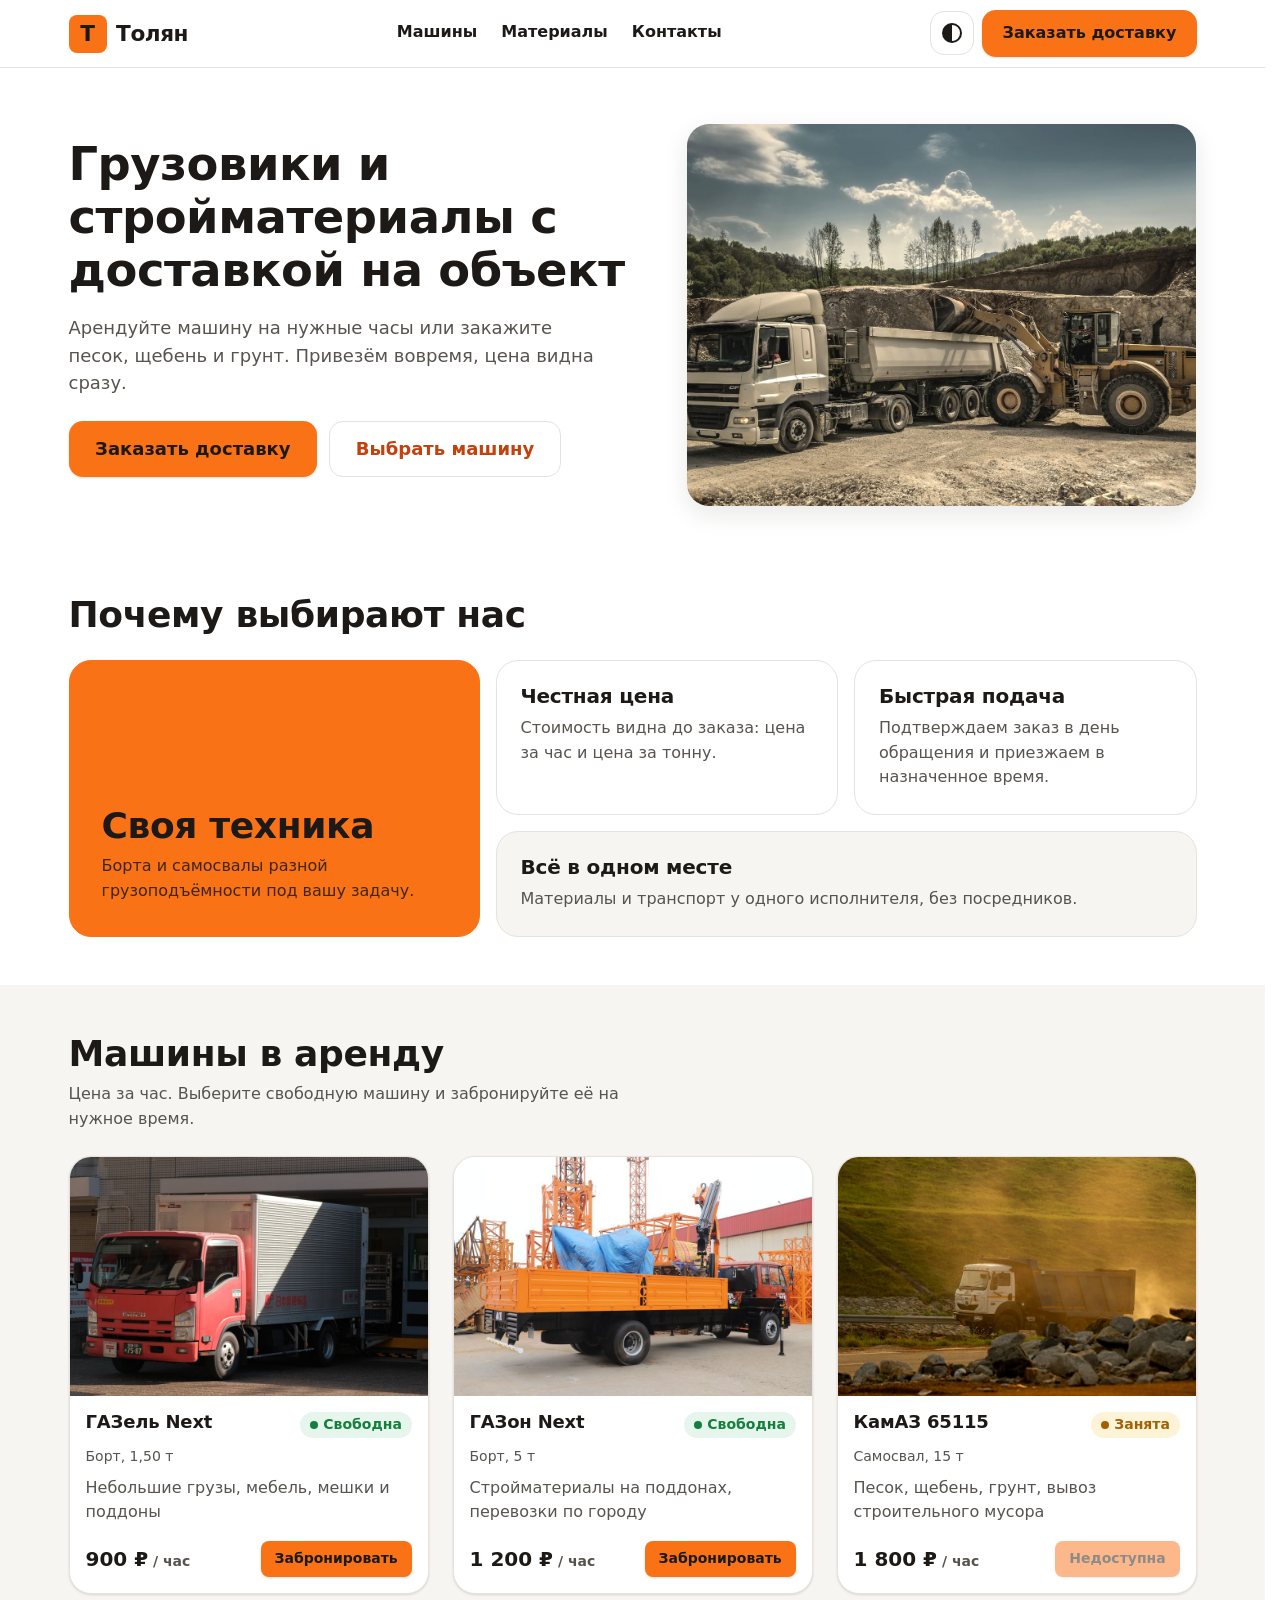
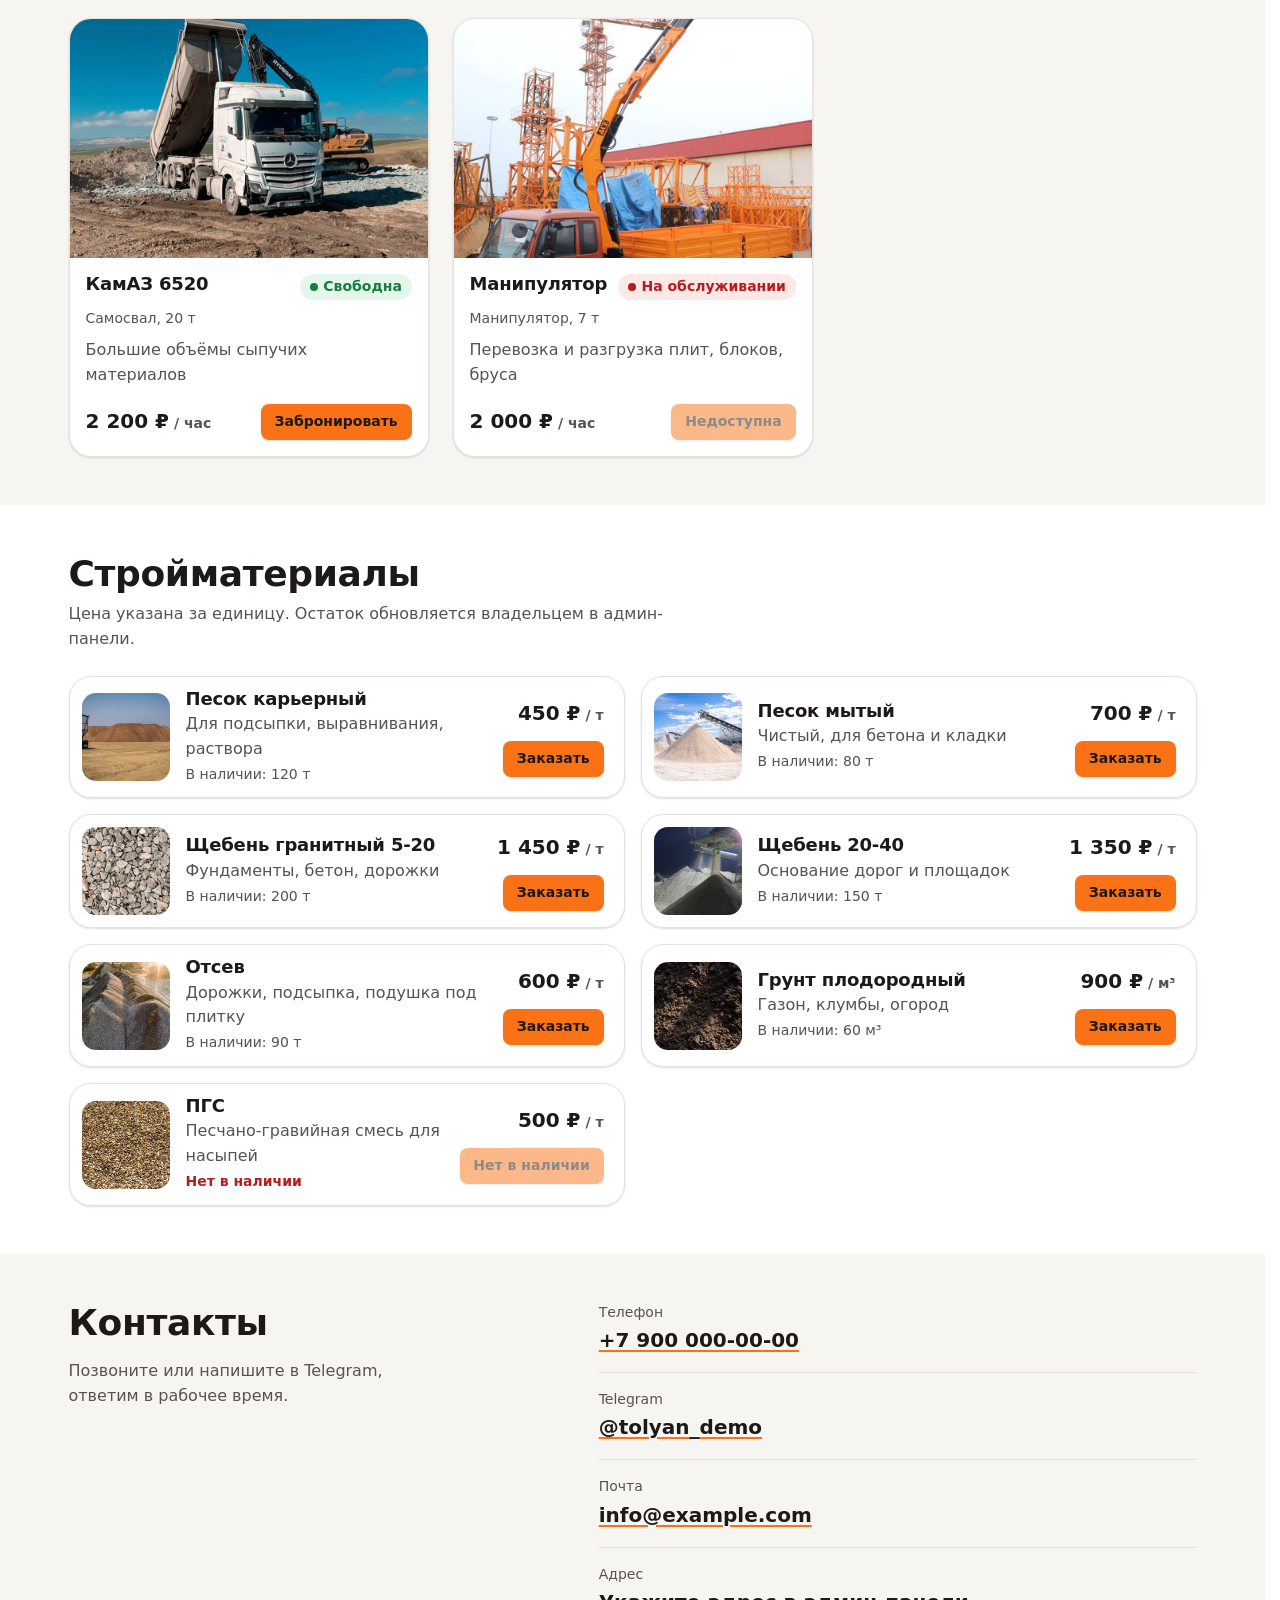
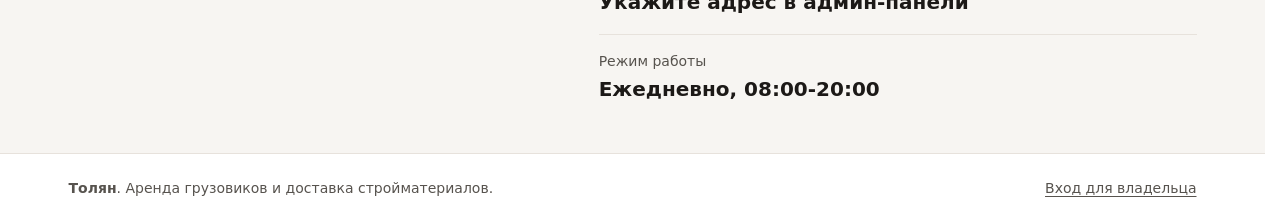
<file: index.html>
<!doctype html>
<html lang="ru" data-theme="light">
<head>
  <meta charset="utf-8">
  <meta name="viewport" content="width=device-width, initial-scale=1, maximum-scale=1">
  <title>Толян: аренда грузовиков и доставка стройматериалов</title>
  <meta name="description" content="Аренда грузовиков по часам и доставка песка, щебня, отсева и грунта. Цены и наличие видны сразу, заказ за пару минут.">
  <meta name="theme-color" content="#f97316">
  <link rel="icon" href="data:image/svg+xml,%3Csvg xmlns='http://www.w3.org/2000/svg' viewBox='0 0 32 32'%3E%3Crect width='32' height='32' rx='7' fill='%23f97316'/%3E%3Ctext x='16' y='23' font-family='Arial' font-weight='800' font-size='20' text-anchor='middle' fill='%231c1917'%3E%D0%A2%3C/text%3E%3C/svg%3E">
  <link rel="preload" as="image" href="assets/img/hero.jpg">
  <link rel="stylesheet" href="css/tokens.css?v=5">
  <link rel="stylesheet" href="css/base.css?v=5">
  <link rel="stylesheet" href="css/site.css?v=5">
  <script src="js/theme.js?v=5"></script>
</head>
<body>
  <a class="skip-link" href="#main">К содержимому</a>

  <header class="site-header" id="top">
    <div class="container header-inner">
      <a class="logo" href="#top" aria-label="Толян, на главную">
        <span class="logo-mark" aria-hidden="true">Т</span>
        <span class="logo-text" data-setting="company_name">Толян</span>
      </a>

      <nav class="main-nav" id="main-nav" aria-label="Разделы сайта">
        <a href="#trucks">Машины</a>
        <a href="#materials">Материалы</a>
        <a href="#contacts">Контакты</a>
        <button class="btn btn-primary nav-cta" type="button" data-open-delivery>Заказать доставку</button>
      </nav>

      <div class="header-actions">
        <button class="icon-btn theme-toggle" type="button" data-theme-toggle aria-pressed="false" aria-label="Включить тёмную тему">
          <span class="theme-icon" aria-hidden="true"></span>
        </button>
        <button class="btn btn-primary header-cta" type="button" data-open-delivery>Заказать доставку</button>
        <button class="icon-btn nav-toggle" type="button" id="nav-toggle" aria-expanded="false" aria-controls="main-nav" aria-label="Открыть меню">
          <span class="burger" aria-hidden="true"></span>
        </button>
      </div>
    </div>
  </header>

  <main id="main">
    <section class="hero">
      <div class="container hero-grid">
        <div class="hero-copy">
          <h1 data-setting="hero_title">Грузовики и стройматериалы с доставкой на объект</h1>
          <p class="hero-lead" data-setting="hero_subtitle">Арендуйте машину на нужные часы или закажите песок, щебень и грунт. Привезём вовремя, цена видна сразу.</p>
          <div class="hero-cta">
            <button class="btn btn-primary btn-lg" type="button" data-open-delivery>Заказать доставку</button>
            <a class="btn btn-outline btn-lg" href="#trucks">Выбрать машину</a>
          </div>
        </div>
        <figure class="hero-media">
          <img id="hero-image" src="assets/img/hero.jpg" width="1400" height="933"
               alt="Самосвал загружается щебнем из ковша фронтального погрузчика в карьере" fetchpriority="high">
        </figure>
      </div>
    </section>

    <section class="section" id="advantages" aria-labelledby="adv-title">
      <div class="container">
        <h2 id="adv-title" class="reveal">Почему выбирают нас</h2>
        <div class="adv-grid" id="adv-grid"></div>
      </div>
    </section>

    <section class="section section-alt" id="trucks" aria-labelledby="trucks-title">
      <div class="container">
        <div class="section-head reveal">
          <h2 id="trucks-title">Машины в аренду</h2>
          <p class="muted">Цена за час. Выберите свободную машину и забронируйте её на нужное время.</p>
        </div>
        <div class="truck-grid" id="truck-grid" aria-live="polite">
          <div class="skeleton skeleton-card"></div><div class="skeleton skeleton-card"></div><div class="skeleton skeleton-card"></div>
        </div>
      </div>
    </section>

    <section class="section" id="materials" aria-labelledby="materials-title">
      <div class="container">
        <div class="section-head reveal">
          <h2 id="materials-title">Стройматериалы</h2>
          <p class="muted">Цена указана за единицу. Остаток обновляется владельцем в админ-панели.</p>
        </div>
        <div class="material-grid" id="material-grid" aria-live="polite">
          <div class="skeleton skeleton-row"></div><div class="skeleton skeleton-row"></div><div class="skeleton skeleton-row"></div><div class="skeleton skeleton-row"></div>
        </div>
      </div>
    </section>

    <section class="section section-alt" id="contacts" aria-labelledby="contacts-title">
      <div class="container contacts-grid">
        <div class="reveal">
          <h2 id="contacts-title">Контакты</h2>
          <p class="muted contacts-lead">Позвоните или напишите в Telegram, ответим в рабочее время.</p>
        </div>
        <dl class="contact-list reveal" id="contact-list"></dl>
      </div>
    </section>
  </main>

  <footer class="site-footer">
    <div class="container footer-inner">
      <span><strong data-setting="company_name">Толян</strong>. <span data-setting="footer_text">Аренда грузовиков и доставка стройматериалов.</span></span>
      <a href="admin.html">Вход для владельца</a>
    </div>
  </footer>

  <div class="toast-host" id="toast-host" role="status" aria-live="polite"></div>

  <script src="js/config.js?v=5"></script>
  <script src="js/lib/calc.js?v=5"></script>
  <script src="js/lib/validate.js?v=5"></script>
  <script src="js/lib/order-message.js?v=5"></script>
  <script src="js/seed.js?v=5"></script>
  <script src="js/store.js?v=5"></script>
  <script src="js/ui.js?v=5"></script>
  <script src="js/site.js?v=5"></script>
  <script src="js/orders.js?v=5"></script>
</body>
</html>
</file>
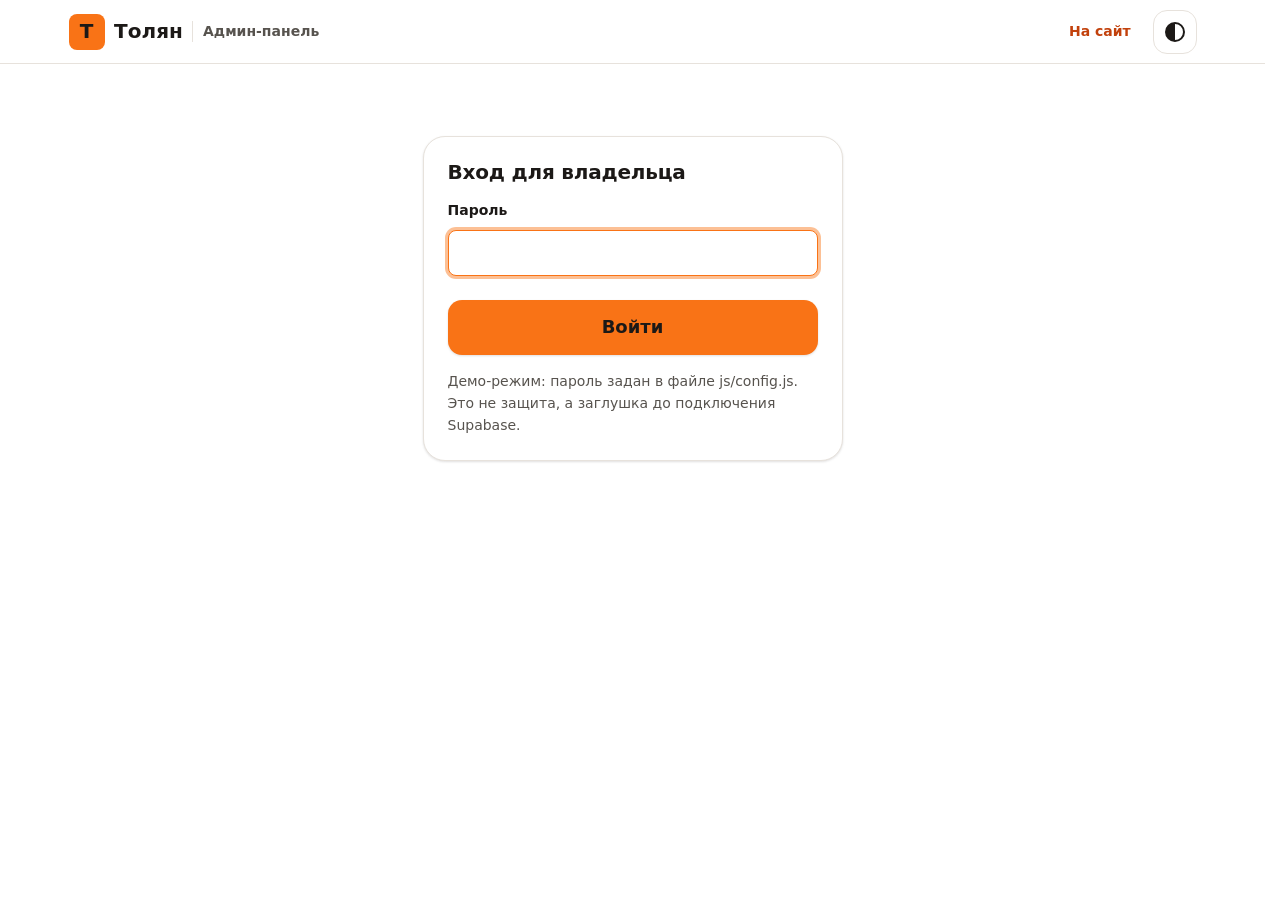
<file: admin.html>
<!doctype html>
<html lang="ru" data-theme="light">
<head>
  <meta charset="utf-8">
  <meta name="viewport" content="width=device-width, initial-scale=1, maximum-scale=1">
  <meta name="robots" content="noindex, nofollow">
  <title>Админ-панель: Толян</title>
  <link rel="icon" href="data:image/svg+xml,%3Csvg xmlns='http://www.w3.org/2000/svg' viewBox='0 0 32 32'%3E%3Crect width='32' height='32' rx='7' fill='%23f97316'/%3E%3Ctext x='16' y='23' font-family='Arial' font-weight='800' font-size='20' text-anchor='middle' fill='%231c1917'%3E%D0%A2%3C/text%3E%3C/svg%3E">
  <link rel="stylesheet" href="css/tokens.css?v=5">
  <link rel="stylesheet" href="css/base.css?v=5">
  <link rel="stylesheet" href="css/admin.css?v=5">
  <script src="js/theme.js?v=5"></script>
</head>
<body>
  <header class="admin-header">
    <div class="container admin-header-inner">
      <a class="logo" href="index.html" aria-label="Толян, на сайт">
        <span class="logo-mark" aria-hidden="true">Т</span>
        <span class="logo-text">Толян</span>
        <span class="admin-tag">Админ-панель</span>
      </a>
      <div class="admin-header-actions">
        <a class="btn btn-ghost btn-sm" href="index.html">На сайт</a>
        <button class="icon-btn theme-toggle" type="button" data-theme-toggle aria-pressed="false" aria-label="Включить тёмную тему">
          <span class="theme-icon" aria-hidden="true"></span>
        </button>
        <button class="btn btn-outline btn-sm" type="button" id="logout" hidden>Выйти</button>
      </div>
    </div>
  </header>

  <main class="container admin-main" id="admin-root">
    <p class="muted">Загрузка...</p>
  </main>

  <div class="toast-host" id="toast-host" role="status" aria-live="polite"></div>

  <script src="js/config.js?v=5"></script>
  <script src="js/lib/calc.js?v=5"></script>
  <script src="js/lib/validate.js?v=5"></script>
  <script src="js/lib/order-message.js?v=5"></script>
  <script src="js/seed.js?v=5"></script>
  <script src="js/store.js?v=5"></script>
  <script src="js/ui.js?v=5"></script>
  <script src="js/admin.js?v=5"></script>
  <script src="js/admin-orders.js?v=5"></script>
  <script src="js/admin-catalog.js?v=5"></script>
  <script src="js/admin-settings.js?v=5"></script>
  <script>Tolyan.admin.start();</script>
</body>
</html>
</file>
<file: css/tokens.css>
/* Дизайн-токены «Толян»: светлая тема по умолчанию, тёмная через [data-theme="dark"]. */
:root {
  color-scheme: light;

  --bg: #ffffff;
  --surface: #ffffff;
  --surface-2: #f7f5f2;
  --text: #1c1917;
  --muted: #57534e;
  --border: #e7e2dc;

  --accent: #f97316;          /* заливки: на нём тёмный текст, контраст ~7:1 */
  --accent-hover: #ea580c;
  --on-accent: #1c1917;
  --accent-text: #c2410c;     /* оранжевый текст на светлом фоне, контраст ~5.2:1 */
  --accent-soft: #fff1e6;

  --ok: #15803d;      --ok-soft: #e7f6ec;
  --warn: #a16207;    --warn-soft: #fdf3d7;
  --danger: #b91c1c;  --danger-soft: #fde8e8;

  --shadow-sm: 0 1px 2px rgba(28, 25, 23, .06), 0 1px 3px rgba(28, 25, 23, .08);
  --shadow-md: 0 8px 24px rgba(28, 25, 23, .10);
  --focus: 0 0 0 3px rgba(249, 115, 22, .45);

  --font: system-ui, -apple-system, "Segoe UI", Roboto, "Helvetica Neue", Arial, sans-serif;
  --fs-sm: .875rem;
  --fs-base: 1rem;
  --fs-lg: 1.125rem;
  --fs-h3: 1.25rem;
  --fs-h2: clamp(1.6rem, 1.2rem + 1.6vw, 2.25rem);
  --fs-h1: clamp(2rem, 1.3rem + 3vw, 3.5rem);

  --r-sm: 8px;
  --r-md: 14px;
  --r-lg: 22px;

  --space-1: .25rem; --space-2: .5rem; --space-3: .75rem; --space-4: 1rem;
  --space-5: 1.5rem; --space-6: 2rem; --space-7: 3rem; --space-8: 5rem;

  --container: 1160px;
  --gutter: 16px;
  --ease: cubic-bezier(.2, .7, .2, 1);
  --t: 200ms;
}

:root[data-theme="dark"] {
  color-scheme: dark;

  --bg: #12100e;
  --surface: #1b1816;
  --surface-2: #231f1c;
  --text: #f5f2ee;
  --muted: #b3aca4;
  --border: #36302b;

  --accent-text: #fb923c;
  --accent-soft: #3a2413;

  --ok: #4ade80;      --ok-soft: #12301e;
  --warn: #facc15;    --warn-soft: #362c0c;
  --danger: #f87171;  --danger-soft: #3a1515;

  --shadow-sm: 0 1px 2px rgba(0, 0, 0, .4);
  --shadow-md: 0 8px 24px rgba(0, 0, 0, .45);
}
</file>
<file: css/base.css>
/* Общая база: reset, типографика, кнопки, формы, карточки, модальные окна, toast, анимации. */
*, *::before, *::after { box-sizing: border-box; }
html { -webkit-text-size-adjust: 100%; scroll-behavior: smooth; scroll-padding-top: 84px; scrollbar-gutter: stable; }
body {
  margin: 0; font-family: var(--font); font-size: var(--fs-base); line-height: 1.55;
  color: var(--text); background: var(--bg);
  transition: background-color var(--t) var(--ease), color var(--t) var(--ease);
}
img, svg { max-width: 100%; display: block; }
h1, h2, h3, p { margin: 0; }
h1, h2, h3 { line-height: 1.15; letter-spacing: -.01em; }
h1 { font-size: var(--fs-h1); font-weight: 800; }
h2 { font-size: var(--fs-h2); font-weight: 800; }
h3 { font-size: var(--fs-h3); font-weight: 700; }
a { color: var(--accent-text); text-underline-offset: 3px; }
button, input, select, textarea { font: inherit; color: inherit; }
:focus-visible { outline: none; box-shadow: var(--focus); border-radius: var(--r-sm); }
.container { width: 100%; max-width: var(--container); margin-inline: auto; padding-inline: var(--gutter); }
.sr-only { position: absolute; width: 1px; height: 1px; overflow: hidden; clip: rect(0 0 0 0); white-space: nowrap; }
[hidden] { display: none !important; }
.muted { color: var(--muted); }

/* Кнопки */
.btn {
  display: inline-flex; align-items: center; justify-content: center; gap: .5rem;
  min-height: 44px; padding: .65rem 1.2rem; border: 1px solid transparent; border-radius: var(--r-md);
  font-weight: 700; text-decoration: none; cursor: pointer; background: none;
  transition: transform var(--t) var(--ease), background-color var(--t) var(--ease),
              border-color var(--t) var(--ease), box-shadow var(--t) var(--ease);
}
.btn:hover { transform: translateY(-1px); }
.btn:active { transform: translateY(0); }
.btn[disabled], .btn[aria-disabled="true"] { opacity: .5; cursor: not-allowed; transform: none; }
.btn-primary { background: var(--accent); color: var(--on-accent); box-shadow: var(--shadow-sm); }
.btn-primary:hover { background: var(--accent-hover); box-shadow: var(--shadow-md); }
.btn-outline { border-color: var(--border); background: var(--surface); }
.btn-outline:hover { border-color: var(--accent); }
.btn-ghost:hover { background: var(--surface-2); }
.btn-danger { color: var(--danger); border-color: var(--border); background: var(--surface); }
.btn-danger:hover { border-color: var(--danger); background: var(--danger-soft); }
.btn-sm { min-height: 36px; padding: .35rem .8rem; font-size: var(--fs-sm); border-radius: var(--r-sm); }
.btn-lg { min-height: 52px; padding: .8rem 1.6rem; font-size: var(--fs-lg); }
.icon-btn {
  display: inline-grid; place-items: center; width: 44px; height: 44px; border-radius: var(--r-md);
  border: 1px solid var(--border); background: var(--surface); cursor: pointer;
  transition: border-color var(--t) var(--ease), background-color var(--t) var(--ease);
}
.icon-btn:hover { border-color: var(--accent); }

/* Формы */
.field { display: grid; gap: var(--space-2); }
.field > label, .label { font-weight: 600; font-size: var(--fs-sm); }
.input, .select, .textarea {
  width: 100%; min-height: 46px; padding: .6rem .85rem; border-radius: var(--r-sm);
  border: 1px solid var(--border); background: var(--surface);
  transition: border-color var(--t) var(--ease), box-shadow var(--t) var(--ease);
}
.textarea { min-height: 92px; resize: vertical; }
.input:hover, .select:hover, .textarea:hover { border-color: var(--muted); }
.input:focus, .select:focus, .textarea:focus { outline: none; border-color: var(--accent); box-shadow: var(--focus); }
.field.has-error .input, .field.has-error .select, .field.has-error .textarea { border-color: var(--danger); }
.field-error { color: var(--danger); font-size: var(--fs-sm); min-height: 0; }
.field-hint { color: var(--muted); font-size: var(--fs-sm); }
.form-grid { display: grid; gap: var(--space-4); }
@media (min-width: 640px) { .form-grid.cols-2 { grid-template-columns: 1fr 1fr; } .span-2 { grid-column: 1 / -1; } }
.form-alert {
  padding: .75rem 1rem; border-radius: var(--r-sm); background: var(--danger-soft);
  color: var(--danger); font-weight: 600;
}

/* Карточки и бейджи */
.card {
  background: var(--surface); border: 1px solid var(--border); border-radius: var(--r-lg);
  box-shadow: var(--shadow-sm); overflow: hidden;
  transition: transform var(--t) var(--ease), box-shadow var(--t) var(--ease), border-color var(--t) var(--ease);
}
.card.is-hoverable:hover { transform: translateY(-3px); box-shadow: var(--shadow-md); border-color: var(--accent); }
.badge {
  display: inline-flex; align-items: center; gap: .35rem; padding: .15rem .6rem; border-radius: 999px;
  font-size: var(--fs-sm); font-weight: 700; background: var(--surface-2); color: var(--muted);
}
.badge::before { content: ""; width: .5rem; height: .5rem; border-radius: 50%; background: currentColor; }
.badge-ok { background: var(--ok-soft); color: var(--ok); }
.badge-warn { background: var(--warn-soft); color: var(--warn); }
.badge-danger { background: var(--danger-soft); color: var(--danger); }
.badge-accent { background: var(--accent-soft); color: var(--accent-text); }

/* Модальное окно */
/* Без backdrop-filter: размытие всей страницы под окном заметно тормозит на слабых видеокартах. */
.modal-backdrop {
  position: fixed; inset: 0; z-index: 100; display: grid; place-items: center; padding: var(--space-4);
  background: rgba(12, 10, 9, .62);
  animation: fade-in var(--t) var(--ease);
}
.modal-close { position: relative; flex: none; }
.modal-close::before, .modal-close::after {
  content: ""; position: absolute; left: 50%; top: 50%; width: 18px; height: 2px;
  background: var(--text); border-radius: 2px;
}
.modal-close::before { transform: translate(-50%, -50%) rotate(45deg); }
.modal-close::after { transform: translate(-50%, -50%) rotate(-45deg); }
.modal {
  width: 100%; max-width: 520px; max-height: calc(100dvh - 2rem); overflow: auto;
  background: var(--surface); border: 1px solid var(--border); border-radius: var(--r-lg);
  box-shadow: var(--shadow-md); padding: var(--space-5);
  animation: pop-in 260ms var(--ease);
}
.modal-head { display: flex; align-items: start; justify-content: space-between; gap: var(--space-4); margin-bottom: var(--space-4); }
.modal-actions { display: flex; flex-wrap: wrap; gap: var(--space-3); margin-top: var(--space-5); }
body.modal-open { overflow: hidden; }

/* Toast */
.toast-host { position: fixed; z-index: 200; right: var(--gutter); bottom: var(--gutter); display: grid; gap: .5rem; max-width: min(420px, calc(100vw - 2 * var(--gutter))); }
.toast {
  padding: .75rem 1rem; border-radius: var(--r-md); background: var(--text); color: var(--bg);
  box-shadow: var(--shadow-md); font-weight: 600; animation: pop-in 220ms var(--ease);
}
.toast.is-error { background: var(--danger); color: #fff; }

/* Анимации */
@keyframes fade-in { from { opacity: 0; } to { opacity: 1; } }
@keyframes pop-in { from { opacity: 0; transform: translateY(10px) scale(.98); } to { opacity: 1; transform: none; } }
.reveal { opacity: 0; transform: translateY(18px); transition: opacity 600ms var(--ease), transform 600ms var(--ease); }
.reveal.is-visible { opacity: 1; transform: none; }

@media (prefers-reduced-motion: reduce) {
  html { scroll-behavior: auto; }
  *, *::before, *::after { animation-duration: .001ms !important; transition-duration: .001ms !important; }
  .reveal { opacity: 1; transform: none; }
  .btn:hover, .card.is-hoverable:hover { transform: none; }
}

/* iPhone: быстрое двойное касание по кнопке или полю приближало страницу. manipulate = прокрутка и щипок
   работают, а «зум двойным тапом» отключён. */
html, body, a, button, input, select, textarea, label, .modal, .modal-backdrop { touch-action: manipulation; }
</file>
<file: css/site.css>
/* Публичная страница. Радиусы: кнопки и поля 8-14px, карточки и фото 22px (правило из tokens.css). */
.skip-link {
  position: absolute; left: var(--gutter); top: -60px; z-index: 300; padding: .6rem 1rem;
  background: var(--text); color: var(--bg); border-radius: var(--r-sm); transition: top var(--t) var(--ease);
}
.skip-link:focus { top: var(--gutter); }

/* Шапка */
.site-header {
  position: sticky; top: 0; z-index: 50; height: 68px;
  background: var(--bg);
  border-bottom: 1px solid var(--border);
}
.header-inner { display: flex; align-items: center; justify-content: space-between; gap: var(--space-4); height: 100%; }
.logo { display: inline-flex; align-items: center; gap: .6rem; text-decoration: none; color: var(--text); font-weight: 800; font-size: 1.35rem; letter-spacing: -.02em; }
.logo-mark {
  display: grid; place-items: center; width: 38px; height: 38px; border-radius: var(--r-sm);
  background: var(--accent); color: var(--on-accent); font-weight: 800;
}
.main-nav { display: none; gap: var(--space-5); }
.main-nav a { color: var(--text); text-decoration: none; font-weight: 600; padding: .4rem 0; border-bottom: 2px solid transparent; transition: border-color var(--t) var(--ease), color var(--t) var(--ease); }
.main-nav a:hover { border-color: var(--accent); color: var(--accent-text); }
.header-actions { display: flex; align-items: center; gap: var(--space-2); }
.header-cta { display: none; }

.theme-icon { width: 20px; height: 20px; border-radius: 50%; border: 2px solid var(--text); background: linear-gradient(90deg, var(--text) 50%, transparent 50%); }
.burger, .burger::before, .burger::after { display: block; width: 20px; height: 2px; background: var(--text); border-radius: 2px; transition: transform var(--t) var(--ease), opacity var(--t) var(--ease); }
.burger { position: relative; }
.burger::before, .burger::after { content: ""; position: absolute; left: 0; }
.burger::before { top: -6px; } .burger::after { top: 6px; }
.nav-toggle[aria-expanded="true"] .burger { background: transparent; }
.nav-toggle[aria-expanded="true"] .burger::before { transform: translateY(6px) rotate(45deg); }
.nav-toggle[aria-expanded="true"] .burger::after { transform: translateY(-6px) rotate(-45deg); }

@media (max-width: 899px) {
  .main-nav {
    position: absolute; top: 68px; left: 0; right: 0; flex-direction: column; gap: 0;
    background: var(--bg); border-bottom: 1px solid var(--border); box-shadow: var(--shadow-md);
    padding: var(--space-2) var(--gutter) var(--space-4);
  }
  .main-nav.is-open { display: flex; }
  .main-nav a { padding: .9rem 0; border-bottom: 1px solid var(--border); font-size: var(--fs-lg); }
}
@media (min-width: 900px) {
  .main-nav { display: flex; }
  .header-cta { display: inline-flex; }
  .nav-toggle { display: none; }
}

/* Герой: текст слева, фото справа */
.hero { padding: var(--space-6) 0 var(--space-7); }
.hero-grid { display: grid; gap: var(--space-6); align-items: center; }
.hero-copy { display: grid; gap: var(--space-4); }
.hero h1 { font-size: clamp(2rem, 1.2rem + 2.2vw, 2.9rem); }
.hero-lead { font-size: var(--fs-lg); color: var(--muted); max-width: 46ch; }
.hero-cta { display: flex; flex-wrap: wrap; gap: var(--space-3); margin-top: var(--space-2); }
.hero-media { margin: 0; }
.hero-media img { width: 100%; height: auto; aspect-ratio: 3 / 2; object-fit: cover; border-radius: var(--r-lg); box-shadow: var(--shadow-md); }
@media (min-width: 900px) {
  .hero { padding: var(--space-7) 0; }
  .hero-grid { grid-template-columns: 1.15fr 1fr; gap: var(--space-6); }
  .hero-media img { aspect-ratio: 4 / 3; transform: translateY(8px); }
}

/* Секции */
.section { padding: var(--space-7) 0; }
.section-alt { background: var(--surface-2); }
.section h2 { margin-bottom: var(--space-4); }
.section-head { display: grid; gap: var(--space-2); margin-bottom: var(--space-5); }
.section-head h2 { margin-bottom: 0; }
.section-head p { max-width: 60ch; }

/* Преимущества: асимметричная сетка, 4 блока = 4 ячейки */
.adv-grid { display: grid; gap: var(--space-4); margin-top: var(--space-5); }
.adv-item { padding: var(--space-5); border-radius: var(--r-lg); border: 1px solid var(--border); background: var(--surface); display: grid; gap: var(--space-2); align-content: start; }
.adv-item h3 { font-size: var(--fs-h3); }
.adv-item p { color: var(--muted); }
.adv-item:nth-child(1) { background: var(--accent); border-color: var(--accent); color: var(--on-accent); }
.adv-item:nth-child(1) p { color: var(--on-accent); opacity: .85; }
.adv-item:nth-child(1) h3 { font-size: var(--fs-h2); }
.adv-item:nth-child(4) { background: var(--surface-2); }
@media (min-width: 900px) {
  .adv-grid { grid-template-columns: 1.2fr 1fr 1fr; grid-template-rows: auto auto; }
  .adv-item:nth-child(1) { grid-row: 1 / 3; padding: var(--space-6); align-content: end; }
  .adv-item:nth-child(4) { grid-column: 2 / 4; }
}

/* Машины */
.truck-grid { display: grid; gap: var(--space-5); grid-template-columns: repeat(auto-fill, minmax(min(100%, 300px), 1fr)); }
.truck-card { display: flex; flex-direction: column; }
.truck-card img { width: 100%; aspect-ratio: 3 / 2; object-fit: cover; background: var(--surface-2); }
.truck-body { display: grid; gap: var(--space-2); padding: var(--space-4); flex: 1; align-content: start; }
.truck-title { display: flex; align-items: start; justify-content: space-between; gap: var(--space-2); }
.truck-title h3 { font-size: var(--fs-lg); }
.truck-meta { color: var(--muted); font-size: var(--fs-sm); }
.truck-foot { display: flex; align-items: center; justify-content: space-between; gap: var(--space-3); padding: 0 var(--space-4) var(--space-4); }
.price { font-weight: 800; font-size: var(--fs-h3); white-space: nowrap; }
.price small { font-size: var(--fs-sm); font-weight: 600; color: var(--muted); }

/* Материалы: горизонтальные строки, другая композиция, чем у машин */
.material-grid { display: grid; gap: var(--space-4); grid-template-columns: repeat(auto-fill, minmax(min(100%, 440px), 1fr)); }
.material-row { display: grid; grid-template-columns: 88px 1fr; gap: var(--space-4); padding: var(--space-3); align-items: center; }
.material-row img { width: 88px; height: 88px; object-fit: cover; border-radius: var(--r-md); background: var(--surface-2); }
.material-main { display: grid; gap: .15rem; min-width: 0; }
.material-main h3 { font-size: var(--fs-lg); }
.material-stock { font-size: var(--fs-sm); color: var(--muted); }
.material-stock.is-out { color: var(--danger); font-weight: 600; }
.material-buy { grid-column: 1 / -1; display: flex; align-items: center; justify-content: space-between; gap: var(--space-3); padding: 0 var(--space-1) var(--space-1); }
@media (min-width: 560px) {
  .material-row { grid-template-columns: 88px 1fr auto; }
  .material-buy { grid-column: auto; flex-direction: column; align-items: flex-end; padding: 0 var(--space-2) 0 0; }
}

/* Скелетоны и пустое состояние */
.skeleton { border-radius: var(--r-lg); background: linear-gradient(90deg, var(--surface-2) 25%, var(--border) 50%, var(--surface-2) 75%); background-size: 200% 100%; animation: shimmer 1.4s linear infinite; }
.skeleton-card { height: 340px; } .skeleton-row { height: 112px; }
@keyframes shimmer { from { background-position: 200% 0; } to { background-position: -200% 0; } }
.empty-state { grid-column: 1 / -1; padding: var(--space-6); border: 1px dashed var(--border); border-radius: var(--r-lg); text-align: center; color: var(--muted); }

/* Оформление доставки и модальные формы */
.modal-wide { max-width: 720px; }
.modal .order-card { padding: 0; border: 0; box-shadow: none; background: none; }
.nav-cta { display: none; }
@media (max-width: 899px) { .nav-cta { display: inline-flex; margin-top: var(--space-3); } }
.order-card { display: grid; gap: var(--space-5); padding: var(--space-5); background: var(--surface); border: 1px solid var(--border); border-radius: var(--r-lg); box-shadow: var(--shadow-sm); }
.order-block { display: grid; gap: var(--space-3); }
.order-block h3 { font-size: var(--fs-lg); }
.lines { display: grid; gap: var(--space-3); }
.line-row { display: grid; gap: var(--space-2); grid-template-columns: 1fr auto; align-items: center; padding: var(--space-3); border: 1px solid var(--border); border-radius: var(--r-md); background: var(--surface-2); }
.line-row .select { grid-column: 1 / -1; }
.line-qty { display: flex; align-items: center; gap: var(--space-2); min-width: 0; }
.line-qty .input { min-width: 0; }
.line-unit { min-width: 2ch; }
.line-sum { font-weight: 700; text-align: right; grid-column: 1 / 2; }
.line-remove { width: 40px; height: 40px; font-size: 1.25rem; }
@media (min-width: 640px) {
  .line-row { grid-template-columns: minmax(0, 1.6fr) minmax(0, 1fr) 110px; }
  .line-row .select { grid-column: auto; }
  .line-sum { grid-column: auto; }
}
.order-total { display: grid; gap: var(--space-1); font-size: var(--fs-lg); padding-top: var(--space-4); border-top: 1px solid var(--border); }
.order-total strong { font-size: var(--fs-h3); }
.order-submit { display: flex; justify-content: flex-end; }
.modal-form { margin-top: var(--space-3); }
.order-text { font-family: ui-monospace, "Cascadia Mono", Consolas, monospace; font-size: var(--fs-sm); line-height: 1.5; margin: var(--space-3) 0; }
.done-note { margin-top: var(--space-2); }
.summary-list { margin: 0; display: grid; gap: var(--space-3); }
.summary-list > div { display: grid; gap: .1rem; padding-bottom: var(--space-3); border-bottom: 1px solid var(--border); }
.summary-list dt { color: var(--muted); font-size: var(--fs-sm); }
.summary-list dd { margin: 0; font-weight: 600; overflow-wrap: anywhere; }
.modal-title { font-size: var(--fs-h3); }
.modal .form-alert { margin-top: var(--space-3); display: grid; gap: var(--space-2); justify-items: start; }
.order-card .form-alert { display: grid; gap: var(--space-2); justify-items: start; }

/* Контакты */
.contacts-grid { display: grid; gap: var(--space-6); }
.contacts-lead { margin-top: var(--space-2); max-width: 36ch; }
.contact-list { margin: 0; display: grid; gap: var(--space-4); }
.contact-item { display: grid; gap: .1rem; padding-bottom: var(--space-4); border-bottom: 1px solid var(--border); }
.contact-item:last-child { border-bottom: 0; padding-bottom: 0; }
.contact-item dt { color: var(--muted); font-size: var(--fs-sm); }
.contact-item dd { margin: 0; font-size: var(--fs-h3); font-weight: 700; overflow-wrap: anywhere; }
.contact-item a { color: var(--text); text-decoration-color: var(--accent); text-decoration-thickness: 2px; }
.contact-item a:hover { color: var(--accent-text); }
@media (min-width: 900px) { .contacts-grid { grid-template-columns: 1fr 1.2fr; } }

/* Подвал */
.site-footer { padding: var(--space-5) 0; border-top: 1px solid var(--border); color: var(--muted); font-size: var(--fs-sm); }
.footer-inner { display: flex; flex-wrap: wrap; justify-content: space-between; gap: var(--space-3); }
.site-footer a { color: var(--muted); }
.site-footer a:hover { color: var(--accent-text); }

/* iOS приближает страницу, когда фокус получает поле со шрифтом меньше 16px: на сенсорных экранах не уменьшаем. */
.modal:focus { outline: none; }
@media (pointer: coarse), (max-width: 899px) {
  input, select, textarea, .input, .select, .textarea, .order-text { font-size: 16px; }
}
</file>
<file: css/admin.css>
/* Админ-панель: тот же набор токенов, что и у сайта. */
.admin-header { position: sticky; top: 0; z-index: 50; height: 64px; background: var(--bg); border-bottom: 1px solid var(--border); }
.admin-header-inner { display: flex; align-items: center; justify-content: space-between; height: 100%; gap: var(--space-3); }
.admin-header .logo { display: inline-flex; align-items: center; gap: .6rem; text-decoration: none; color: var(--text); font-weight: 800; font-size: 1.25rem; }
.logo-mark { display: grid; place-items: center; width: 36px; height: 36px; border-radius: var(--r-sm); background: var(--accent); color: var(--on-accent); font-weight: 800; }
.admin-tag { font-size: var(--fs-sm); font-weight: 600; color: var(--muted); padding-left: .6rem; border-left: 1px solid var(--border); }
.admin-header-actions { display: flex; align-items: center; gap: var(--space-2); }
.theme-icon { width: 20px; height: 20px; border-radius: 50%; border: 2px solid var(--text); background: linear-gradient(90deg, var(--text) 50%, transparent 50%); }
@media (max-width: 599px) {
  .admin-tag, .admin-header-actions .btn-ghost { display: none; }
}
.admin-main { padding-top: var(--space-5); padding-bottom: var(--space-7); display: grid; gap: var(--space-4); }
.small { font-size: var(--fs-sm); }

.demo-banner { padding: .7rem 1rem; border-radius: var(--r-md); background: var(--warn-soft); color: var(--text); border: 1px solid var(--warn); font-size: var(--fs-sm); }

/* Вход */
.login-card { max-width: 420px; margin: var(--space-7) auto; padding: var(--space-5); display: grid; gap: var(--space-4); }
.login-title { font-size: var(--fs-h3); }

/* Вкладки */
.tabs { display: flex; gap: var(--space-1); border-bottom: 1px solid var(--border); overflow-x: auto; }
.tab { position: relative; display: inline-flex; align-items: center; gap: .5rem; padding: .7rem 1rem; border: 0; background: none; cursor: pointer; font-weight: 700; color: var(--muted); border-bottom: 3px solid transparent; margin-bottom: -1px; white-space: nowrap; transition: color var(--t) var(--ease), border-color var(--t) var(--ease); }
.tab:hover { color: var(--text); }
.tab[aria-selected="true"] { color: var(--text); border-bottom-color: var(--accent); }
.tab-badge { min-width: 22px; padding: 0 .4rem; border-radius: 999px; background: var(--accent); color: var(--on-accent); font-size: var(--fs-sm); font-weight: 800; text-align: center; }
.tab-panel { display: grid; gap: var(--space-4); align-content: start; min-height: 300px; }

/* Плитки статистики */
.stat-grid { display: grid; gap: var(--space-3); grid-template-columns: repeat(auto-fit, minmax(170px, 1fr)); }
.stat-tile { padding: var(--space-4); display: grid; gap: .2rem; }
.stat-tile strong { font-size: var(--fs-h2); line-height: 1.1; }
.stat-tile.is-accent { border-color: var(--accent); background: var(--accent-soft); }

/* Панель инструментов */
.toolbar { display: flex; flex-wrap: wrap; gap: var(--space-3); align-items: center; }
.toolbar .select, .toolbar .input { width: auto; min-width: 160px; }
.toolbar .input[type=search] { flex: 1 1 240px; }
.select-sm, .input-sm { min-height: 38px; padding: .3rem .6rem; }

/* Таблица: на узком экране строки превращаются в карточки */
.table-wrap { border: 1px solid var(--border); border-radius: var(--r-lg); background: var(--surface); }
.table { width: 100%; border-collapse: collapse; }
.table th { text-align: left; font-size: var(--fs-sm); color: var(--muted); font-weight: 700; padding: .7rem .8rem; background: var(--surface-2); border-bottom: 1px solid var(--border); white-space: nowrap; }
.table td { padding: .7rem .8rem; border-bottom: 1px solid var(--border); vertical-align: middle; }
.table tr:last-child td { border-bottom: 0; }
.table tr.is-new td:first-child { box-shadow: inset 4px 0 0 var(--accent); }
.table tr.is-hidden { opacity: .6; }
.cell-wide { min-width: 160px; }
.table td .select { min-width: 150px; }
.table td a[href^="tel:"] { white-space: nowrap; }
.table-wrap { overflow-x: auto; }
.cell-num { white-space: nowrap; font-weight: 700; }
.cell-actions { white-space: nowrap; text-align: right; }
.cell-actions .btn { display: flex; width: 100%; }
.cell-actions .btn + .btn { margin-top: var(--space-2); }
.cell-thumb { width: 72px; }
.thumb { width: 64px; height: 48px; object-fit: cover; border-radius: var(--r-sm); background: var(--surface-2); }
.empty-cell { text-align: center; color: var(--muted); padding: var(--space-6) !important; }
.num-input { width: 110px; }
.check { display: inline-flex; align-items: center; gap: .5rem; cursor: pointer; font-weight: 600; }
.check input { width: 20px; height: 20px; accent-color: var(--accent); }

@media (max-width: 899px) {
  .table thead { position: absolute; width: 1px; height: 1px; overflow: hidden; clip: rect(0 0 0 0); }
  .table, .table tbody, .table tr, .table td { display: block; width: 100%; }
  .table tr { padding: var(--space-3); border-bottom: 1px solid var(--border); }
  .table td { border: 0; padding: .3rem 0; display: flex; justify-content: space-between; align-items: center; gap: var(--space-3); text-align: right; }
  .table td[data-label]::before { content: attr(data-label); color: var(--muted); font-size: var(--fs-sm); font-weight: 600; text-align: left; flex: 0 0 auto; }
  .table td.cell-thumb { width: auto; justify-content: flex-start; }
  .table td.cell-wide { min-width: 0; display: block; text-align: left; }
  .table td.cell-wide::before { display: none; }
  .cell-actions { justify-content: flex-end; gap: var(--space-2); }
  .cell-actions .btn { display: inline-flex; width: auto; }
  .cell-actions .btn + .btn { margin-top: 0; }
  .table tr.is-new td:first-child { box-shadow: none; }
  .table tr.is-new { box-shadow: inset 4px 0 0 var(--accent); }
}

/* Детали заказа */
.detail-status { display: flex; align-items: center; gap: var(--space-3); margin: var(--space-4) 0; }
.detail-status .label { font-weight: 600; }
.order-text { font-family: ui-monospace, "Cascadia Mono", Consolas, monospace; font-size: var(--fs-sm); line-height: 1.5; }
.summary-list { margin: 0; display: grid; gap: var(--space-3); }
.summary-list > div { display: grid; gap: .1rem; padding-bottom: var(--space-3); border-bottom: 1px solid var(--border); }
.summary-list dt { color: var(--muted); font-size: var(--fs-sm); }
.summary-list dd { margin: 0; font-weight: 600; overflow-wrap: anywhere; }
.modal-title { font-size: var(--fs-h3); }
.modal { max-width: 640px; }

/* Настройки */
.settings-form { display: grid; gap: var(--space-4); }
.settings-block { border: 1px solid var(--border); margin: 0; padding: var(--space-5); display: grid; gap: var(--space-4); background: var(--surface); }
.settings-block legend { font-weight: 800; font-size: var(--fs-lg); padding: 0 var(--space-2); }
.block-title { font-size: var(--fs-lg); }
.settings-save { display: flex; justify-content: flex-end; }
.backup-row { display: flex; flex-wrap: wrap; gap: var(--space-3); align-items: center; }
.file-input { max-width: 100%; }
label.btn .file-input { position: absolute; width: 1px; height: 1px; opacity: 0; }
.image-field { display: grid; gap: var(--space-2); }
.image-row { display: flex; flex-wrap: wrap; gap: var(--space-3); align-items: center; }
.image-preview { width: 160px; height: 100px; object-fit: cover; border-radius: var(--r-md); border: 1px solid var(--border); }

/* iOS приближает страницу, когда фокус получает поле со шрифтом меньше 16px: на сенсорных экранах не уменьшаем. */
.modal:focus { outline: none; }
@media (pointer: coarse), (max-width: 899px) {
  input, select, textarea, .input, .select, .textarea, .order-text { font-size: 16px; }
}
</file>
